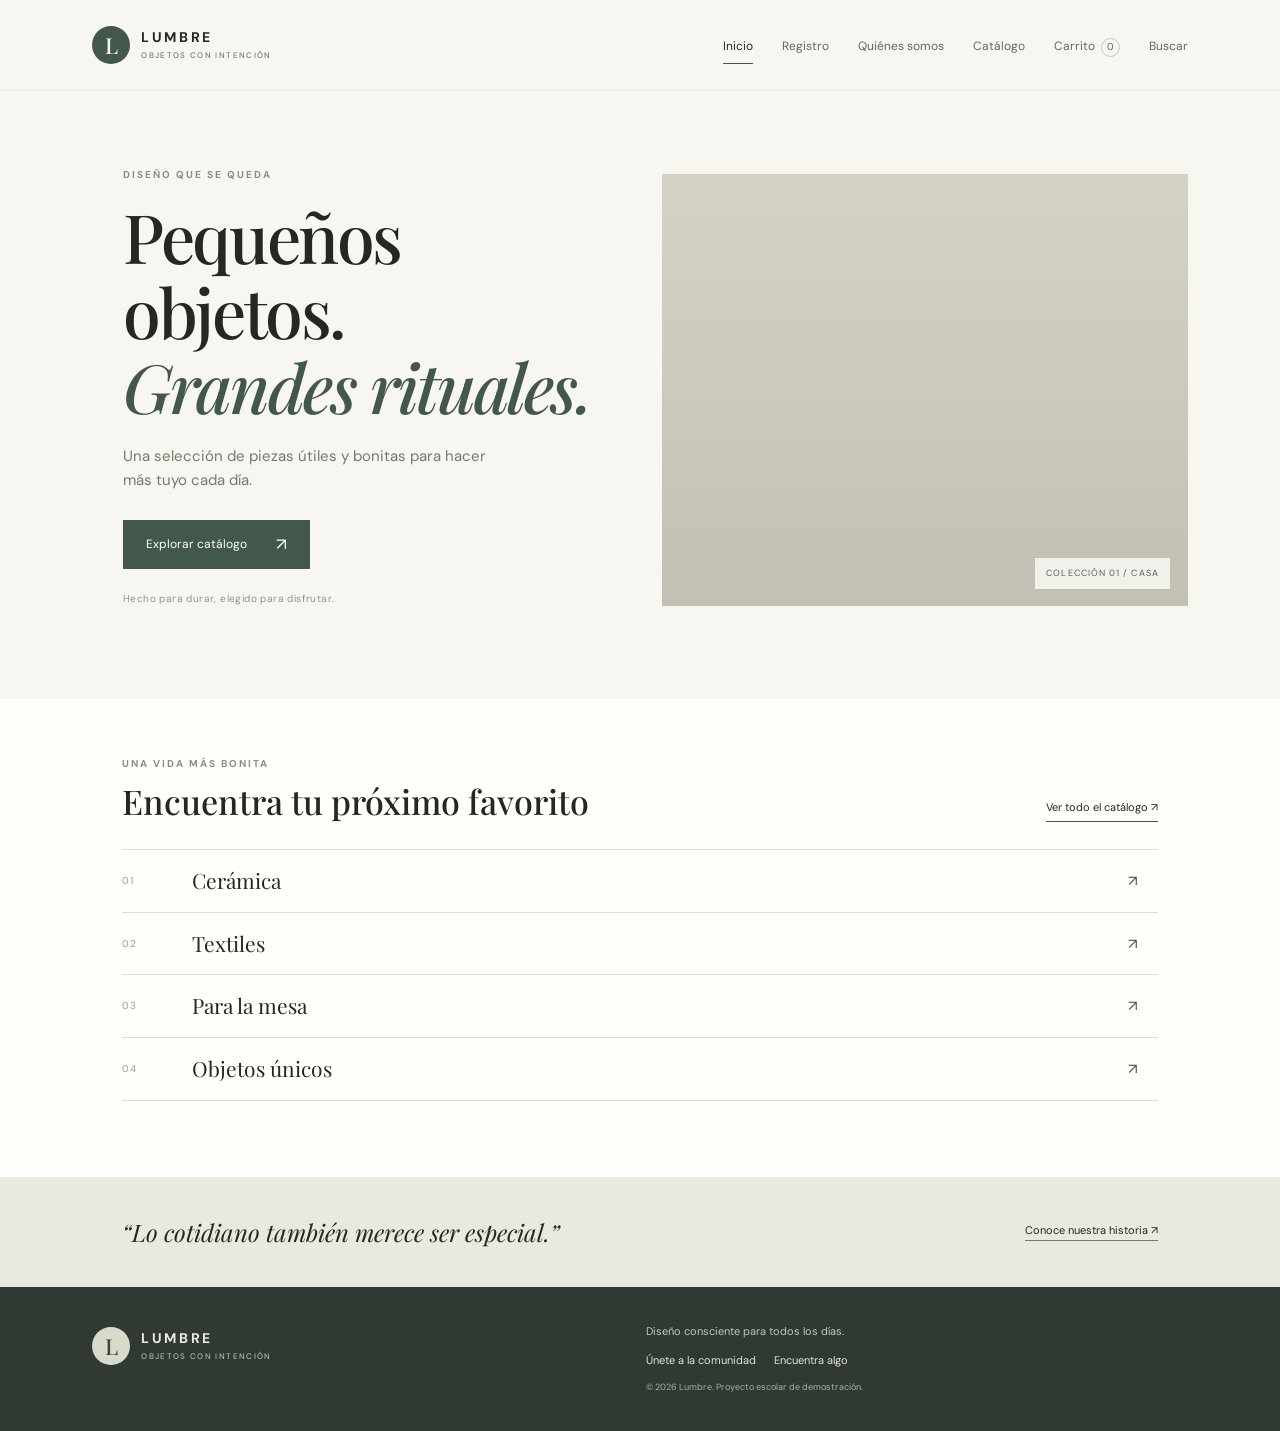
<file: index.html>
<!doctype html>
<html lang="es">
<head>
  <meta charset="utf-8">
  <meta name="viewport" content="width=device-width, initial-scale=1">
  <meta name="description" content="Lumbre: objetos cotidianos con diseño consciente.">
  <title>Lumbre — Inicio</title>
  <link rel="stylesheet" href="styles.css">
  <script src="script.js" defer></script>
</head>
<body>
  <header class="site-header"><a class="brand" href="index.html" aria-label="Lumbre, inicio"><span class="brand-mark">L</span><span>LUMBRE<small>OBJETOS CON INTENCIÓN</small></span></a><nav aria-label="Navegación principal"><ul><li><a class="active" href="index.html">Inicio</a></li><li><a href="registro.html">Registro</a></li><li><a href="nosotros.html">Quiénes somos</a></li><li><a href="catalogo.html">Catálogo</a></li><li><a href="carrito.html">Carrito <span class="cart-count" data-cart-count>0</span></a></li><li><a href="busqueda.html">Buscar</a></li></ul></nav></header>
  <main>
    <section class="hero"><div class="hero-copy"><p class="eyebrow">DISEÑO QUE SE QUEDA</p><h1>Pequeños objetos.<br><em>Grandes rituales.</em></h1><p class="lead">Una selección de piezas útiles y bonitas para hacer más tuyo cada día.</p><a class="button" href="catalogo.html">Explorar catálogo <span>↗</span></a><p class="hero-note">Hecho para durar, elegido para disfrutar.</p></div><div class="hero-image" role="img" aria-label="Interior cálido con objetos artesanales"><span class="image-label">COLECCIÓN 01 / CASA</span></div></section>
    <section class="section-wrap"><div class="section-heading"><div><p class="eyebrow">UNA VIDA MÁS BONITA</p><h2>Encuentra tu próximo favorito</h2></div><a class="text-link" href="catalogo.html">Ver todo el catálogo ↗</a></div><ul class="category-list"><li><a href="catalogo.html"><span class="category-number">01</span><span>Cerámica</span><span>↗</span></a></li><li><a href="catalogo.html"><span class="category-number">02</span><span>Textiles</span><span>↗</span></a></li><li><a href="catalogo.html"><span class="category-number">03</span><span>Para la mesa</span><span>↗</span></a></li><li><a href="catalogo.html"><span class="category-number">04</span><span>Objetos únicos</span><span>↗</span></a></li></ul></section>
    <section class="quote-band"><p>“Lo cotidiano también merece ser especial.”</p><a href="nosotros.html">Conoce nuestra historia ↗</a></section>
  </main><footer><a class="brand footer-brand" href="index.html"><span class="brand-mark">L</span><span>LUMBRE<small>OBJETOS CON INTENCIÓN</small></span></a><p>Diseño consciente para todos los días.</p><p class="footer-links"><a href="registro.html">Únete a la comunidad</a><a href="busqueda.html">Encuentra algo</a></p><small>© 2026 Lumbre. Proyecto escolar de demostración.</small></footer>
</body></html>
</file>
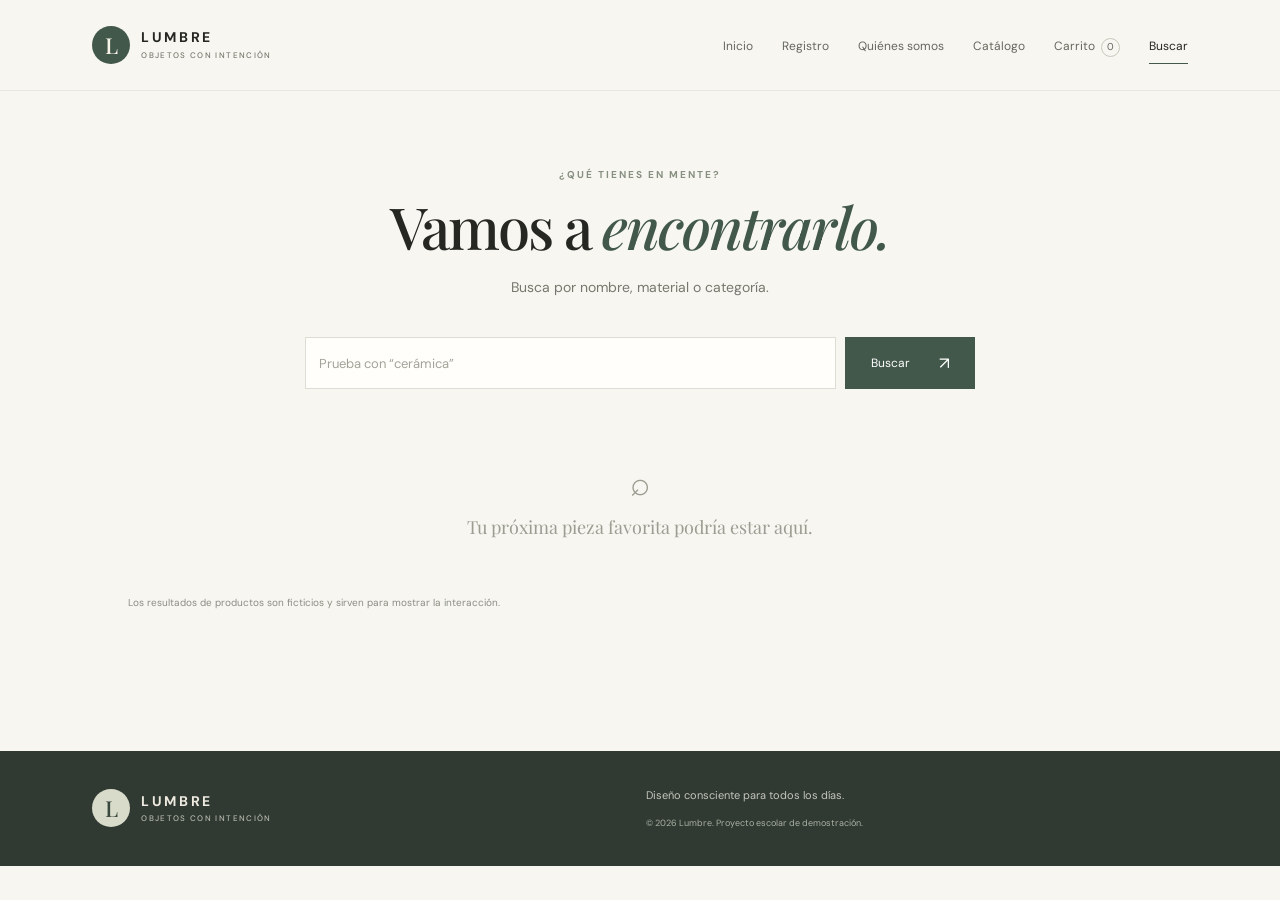
<file: busqueda.html>
<!doctype html>
<html lang="es"><head><meta charset="utf-8"><meta name="viewport" content="width=device-width, initial-scale=1"><title>Búsqueda — Lumbre</title><link rel="stylesheet" href="styles.css"><script src="script.js" defer></script></head><body>
<header class="site-header"><a class="brand" href="index.html"><span class="brand-mark">L</span><span>LUMBRE<small>OBJETOS CON INTENCIÓN</small></span></a><nav aria-label="Navegación principal"><ul><li><a href="index.html">Inicio</a></li><li><a href="registro.html">Registro</a></li><li><a href="nosotros.html">Quiénes somos</a></li><li><a href="catalogo.html">Catálogo</a></li><li><a href="carrito.html">Carrito <span class="cart-count" data-cart-count>0</span></a></li><li><a class="active" href="busqueda.html">Buscar</a></li></ul></nav></header>
<main class="page-main"><div class="page-intro"><p class="eyebrow">¿QUÉ TIENES EN MENTE?</p><h1>Vamos a <em>encontrarlo.</em></h1><p>Busca por nombre, material o categoría.</p></div><form class="search-form" id="search-form"><label class="visually-hidden" for="search-input">Buscar productos</label><input id="search-input" name="q" type="search" placeholder="Prueba con “cerámica”" autocomplete="off"><button class="button" type="submit">Buscar <span>↗</span></button></form><section class="search-results" id="search-results" aria-live="polite"><div class="results-placeholder"><span>⌕</span><p>Tu próxima pieza favorita podría estar aquí.</p></div></section><p class="demo-note">Los resultados de productos son ficticios y sirven para mostrar la interacción.</p></main>
<footer><a class="brand footer-brand" href="index.html"><span class="brand-mark">L</span><span>LUMBRE<small>OBJETOS CON INTENCIÓN</small></span></a><p>Diseño consciente para todos los días.</p><small>© 2026 Lumbre. Proyecto escolar de demostración.</small></footer></body></html>
</file>
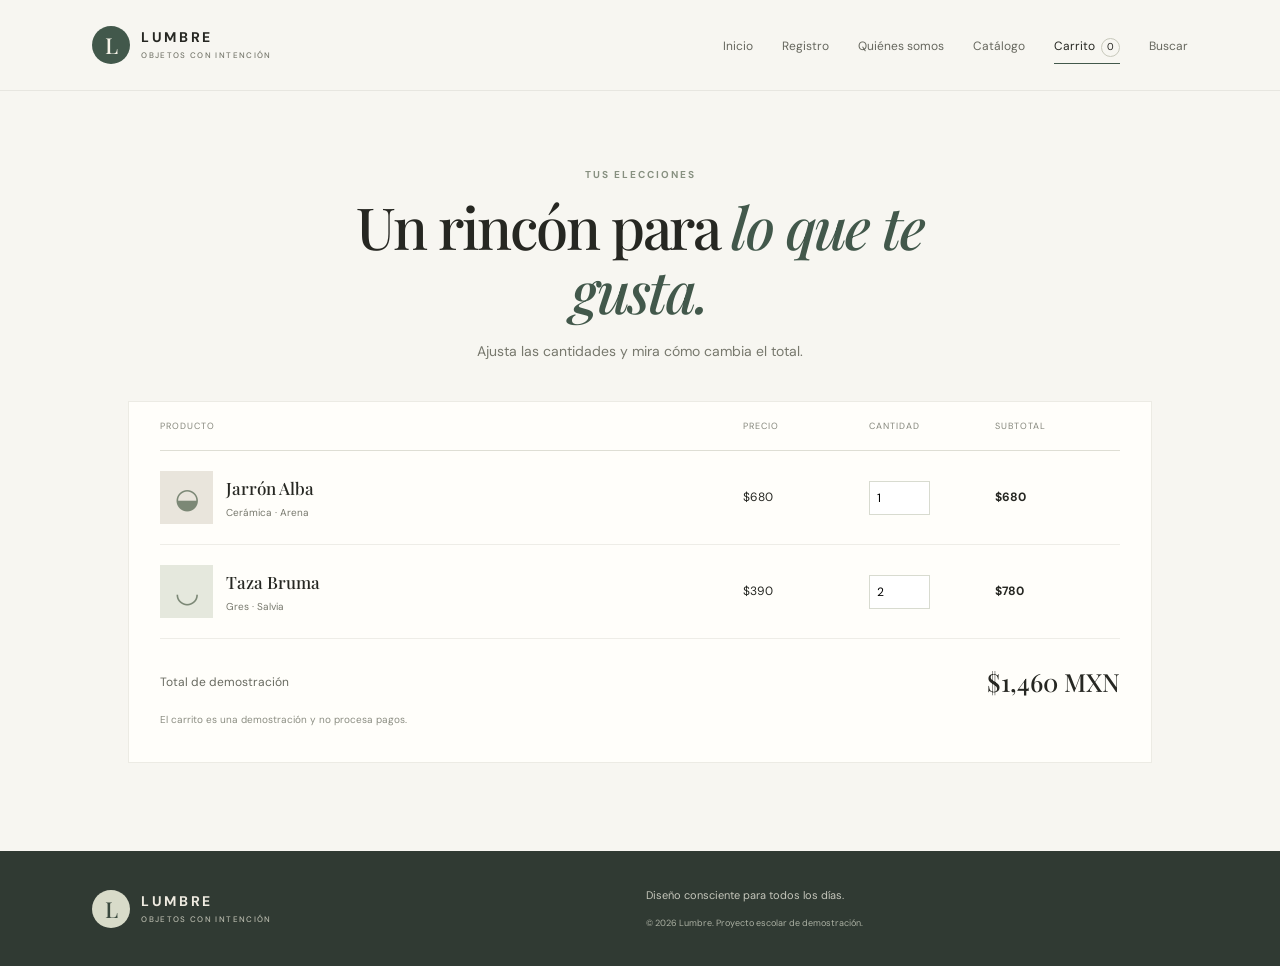
<file: carrito.html>
<!doctype html>
<html lang="es"><head><meta charset="utf-8"><meta name="viewport" content="width=device-width, initial-scale=1"><title>Carrito — Lumbre</title><link rel="stylesheet" href="styles.css"><script src="script.js" defer></script></head><body>
<header class="site-header"><a class="brand" href="index.html"><span class="brand-mark">L</span><span>LUMBRE<small>OBJETOS CON INTENCIÓN</small></span></a><nav aria-label="Navegación principal"><ul><li><a href="index.html">Inicio</a></li><li><a href="registro.html">Registro</a></li><li><a href="nosotros.html">Quiénes somos</a></li><li><a href="catalogo.html">Catálogo</a></li><li><a class="active" href="carrito.html">Carrito <span class="cart-count" data-cart-count>0</span></a></li><li><a href="busqueda.html">Buscar</a></li></ul></nav></header>
<main class="page-main"><div class="page-intro"><p class="eyebrow">TUS ELECCIONES</p><h1>Un rincón para <em>lo que te gusta.</em></h1><p>Ajusta las cantidades y mira cómo cambia el total.</p></div><section class="cart-card"><div class="cart-head"><span>PRODUCTO</span><span>PRECIO</span><span>CANTIDAD</span><span>SUBTOTAL</span></div><div class="cart-row" data-price="680"><div class="cart-product"><div class="mini-art mini-vase">◒</div><div><strong>Jarrón Alba</strong><small>Cerámica · Arena</small></div></div><span class="cart-price">$680</span><label class="visually-hidden" for="qty-vase">Cantidad de Jarrón Alba</label><input id="qty-vase" class="quantity-input" type="number" min="0" step="1" value="1" inputmode="numeric"><strong class="line-total">$680</strong></div><div class="cart-row" data-price="390"><div class="cart-product"><div class="mini-art mini-cup">◡</div><div><strong>Taza Bruma</strong><small>Gres · Salvia</small></div></div><span class="cart-price">$390</span><label class="visually-hidden" for="qty-cup">Cantidad de Taza Bruma</label><input id="qty-cup" class="quantity-input" type="number" min="0" step="1" value="2" inputmode="numeric"><strong class="line-total">$780</strong></div><div class="cart-summary"><span>Total de demostración</span><strong id="cart-total">$1,460 MXN</strong></div><p class="demo-note">El carrito es una demostración y no procesa pagos.</p></section></main>
<footer><a class="brand footer-brand" href="index.html"><span class="brand-mark">L</span><span>LUMBRE<small>OBJETOS CON INTENCIÓN</small></span></a><p>Diseño consciente para todos los días.</p><small>© 2026 Lumbre. Proyecto escolar de demostración.</small></footer></body></html>
</file>
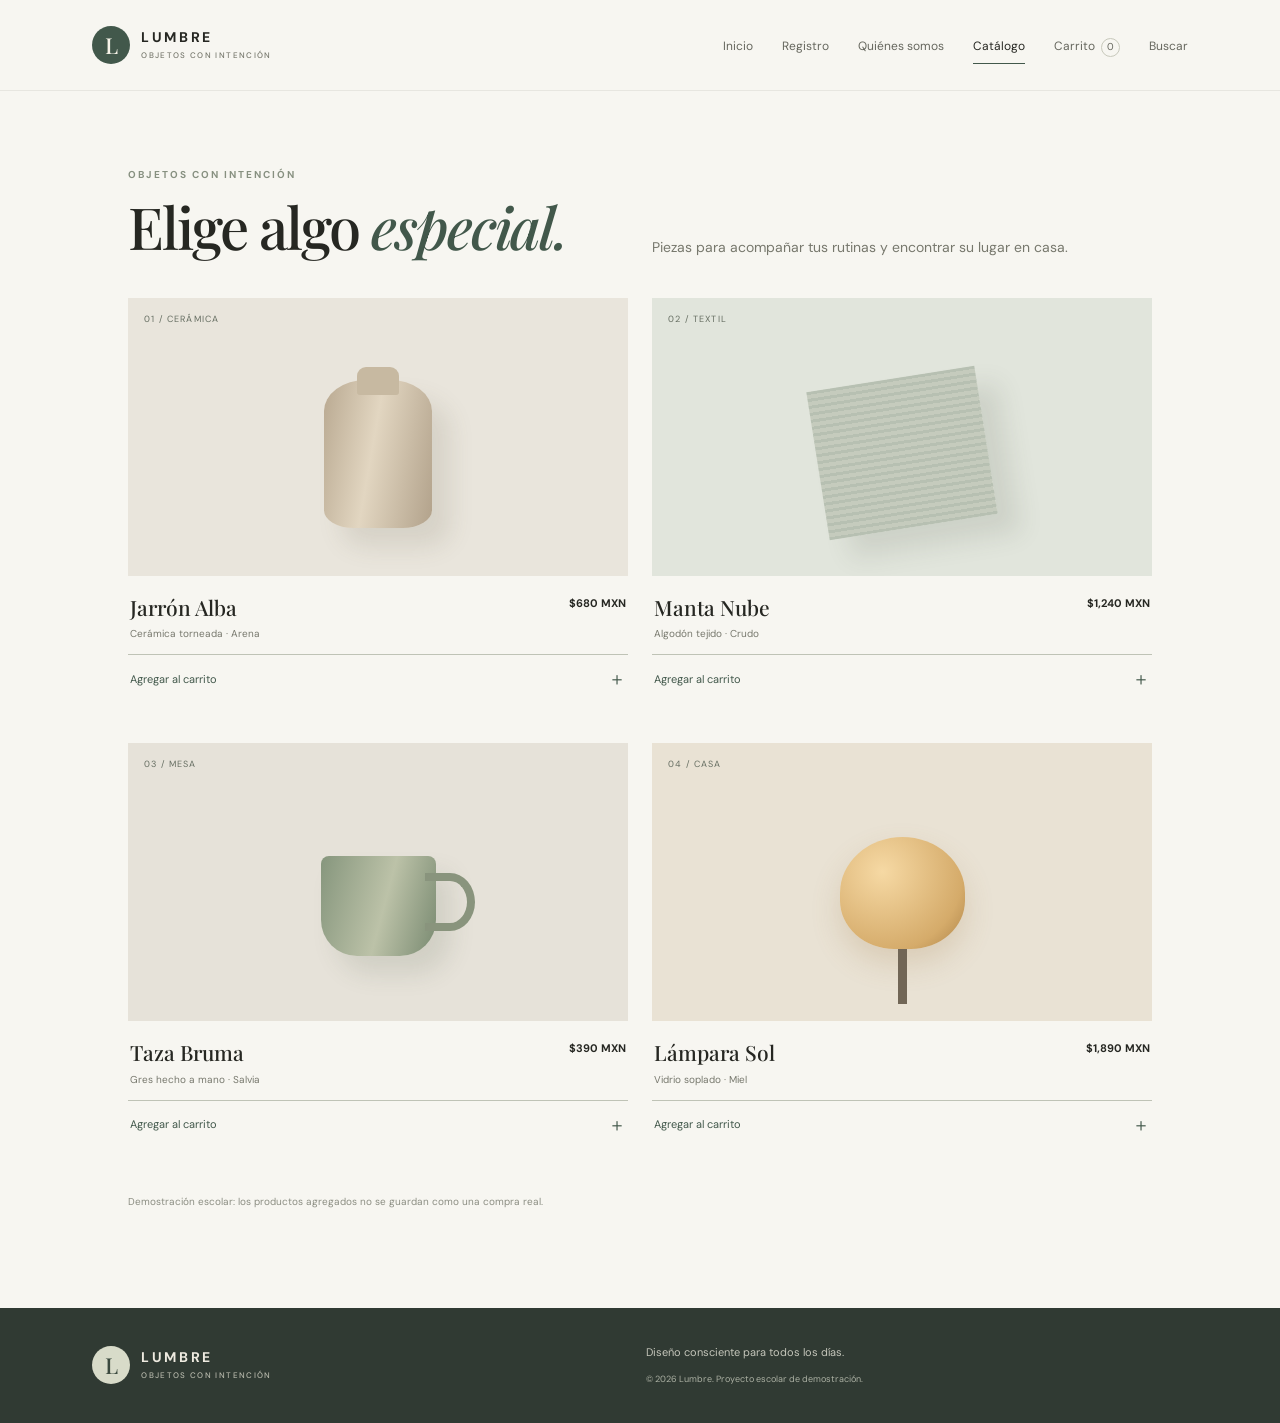
<file: catalogo.html>
<!doctype html>
<html lang="es"><head><meta charset="utf-8"><meta name="viewport" content="width=device-width, initial-scale=1"><title>Catálogo — Lumbre</title><link rel="stylesheet" href="styles.css"><script src="script.js" defer></script></head><body>
<header class="site-header"><a class="brand" href="index.html"><span class="brand-mark">L</span><span>LUMBRE<small>OBJETOS CON INTENCIÓN</small></span></a><nav aria-label="Navegación principal"><ul><li><a href="index.html">Inicio</a></li><li><a href="registro.html">Registro</a></li><li><a href="nosotros.html">Quiénes somos</a></li><li><a class="active" href="catalogo.html">Catálogo</a></li><li><a href="carrito.html">Carrito <span class="cart-count" data-cart-count>0</span></a></li><li><a href="busqueda.html">Buscar</a></li></ul></nav></header>
<main class="page-main"><div class="page-intro intro-row"><div><p class="eyebrow">OBJETOS CON INTENCIÓN</p><h1>Elige algo <em>especial.</em></h1></div><p>Piezas para acompañar tus rutinas y encontrar su lugar en casa.</p></div><section class="product-grid" aria-label="Productos"><article class="product-card"><div class="product-art art-vase"><span>01 / CERÁMICA</span><div class="vase-shape"></div></div><div class="product-info"><div><h2>Jarrón Alba</h2><p>Cerámica torneada · Arena</p></div><strong>$680 MXN</strong></div><button class="add-button" type="button" data-add-product>Agregar al carrito <span>＋</span></button></article><article class="product-card"><div class="product-art art-textile"><span>02 / TEXTIL</span><div class="textile-shape"></div></div><div class="product-info"><div><h2>Manta Nube</h2><p>Algodón tejido · Crudo</p></div><strong>$1,240 MXN</strong></div><button class="add-button" type="button" data-add-product>Agregar al carrito <span>＋</span></button></article><article class="product-card"><div class="product-art art-cup"><span>03 / MESA</span><div class="cup-shape"></div></div><div class="product-info"><div><h2>Taza Bruma</h2><p>Gres hecho a mano · Salvia</p></div><strong>$390 MXN</strong></div><button class="add-button" type="button" data-add-product>Agregar al carrito <span>＋</span></button></article><article class="product-card"><div class="product-art art-lamp"><span>04 / CASA</span><div class="lamp-shape"></div></div><div class="product-info"><div><h2>Lámpara Sol</h2><p>Vidrio soplado · Miel</p></div><strong>$1,890 MXN</strong></div><button class="add-button" type="button" data-add-product>Agregar al carrito <span>＋</span></button></article></section><p class="catalog-feedback" id="catalog-feedback" aria-live="polite"></p><p class="demo-note">Demostración escolar: los productos agregados no se guardan como una compra real.</p></main>
<footer><a class="brand footer-brand" href="index.html"><span class="brand-mark">L</span><span>LUMBRE<small>OBJETOS CON INTENCIÓN</small></span></a><p>Diseño consciente para todos los días.</p><small>© 2026 Lumbre. Proyecto escolar de demostración.</small></footer></body></html>
</file>
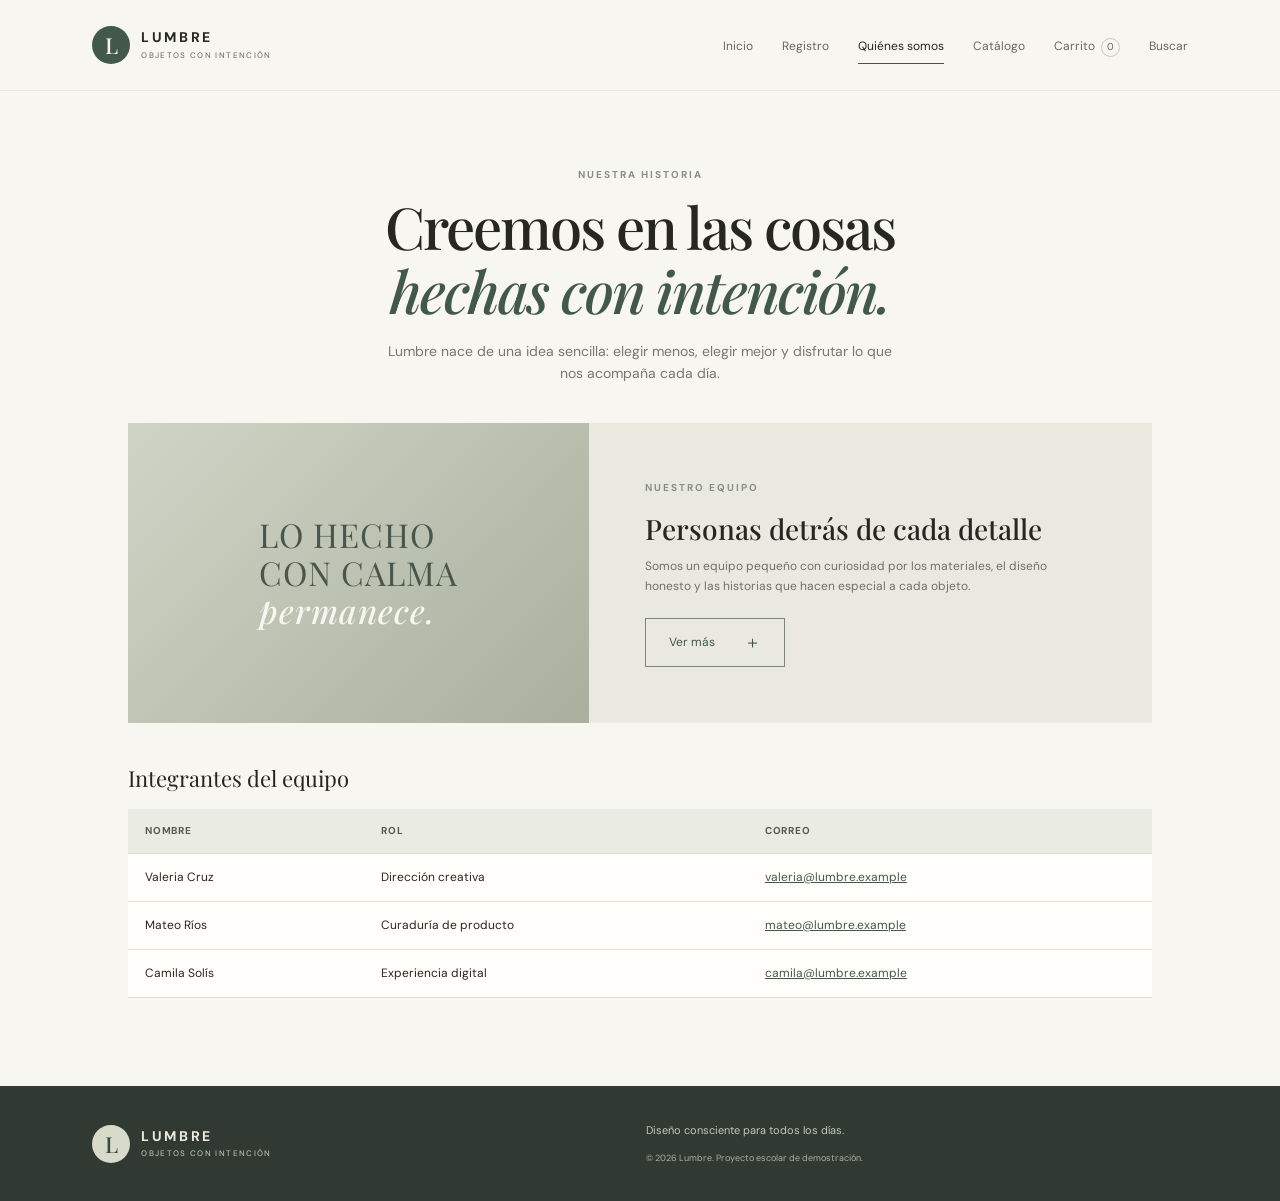
<file: nosotros.html>
<!doctype html>
<html lang="es"><head><meta charset="utf-8"><meta name="viewport" content="width=device-width, initial-scale=1"><title>Quiénes somos — Lumbre</title><link rel="stylesheet" href="styles.css"><script src="script.js" defer></script></head><body>
<header class="site-header"><a class="brand" href="index.html"><span class="brand-mark">L</span><span>LUMBRE<small>OBJETOS CON INTENCIÓN</small></span></a><nav aria-label="Navegación principal"><ul><li><a href="index.html">Inicio</a></li><li><a href="registro.html">Registro</a></li><li><a class="active" href="nosotros.html">Quiénes somos</a></li><li><a href="catalogo.html">Catálogo</a></li><li><a href="carrito.html">Carrito <span class="cart-count" data-cart-count>0</span></a></li><li><a href="busqueda.html">Buscar</a></li></ul></nav></header>
<main class="page-main"><div class="page-intro"><p class="eyebrow">NUESTRA HISTORIA</p><h1>Creemos en las cosas<br><em>hechas con intención.</em></h1><p>Lumbre nace de una idea sencilla: elegir menos, elegir mejor y disfrutar lo que nos acompaña cada día.</p></div><section class="story-panel"><div class="story-art" aria-hidden="true"><span>LO HECHO<br>CON CALMA<br><i>permanece.</i></span></div><div class="story-copy"><p class="eyebrow">NUESTRO EQUIPO</p><h2>Personas detrás de cada detalle</h2><p>Somos un equipo pequeño con curiosidad por los materiales, el diseño honesto y las historias que hacen especial a cada objeto.</p><button class="button button-light" id="more-toggle" type="button" aria-expanded="false" aria-controls="team-extra">Ver más <span>＋</span></button><div id="team-extra" class="extra-info" hidden><p>Trabajamos con talleres y creadores independientes. Cada pieza de nuestra selección se elige por su utilidad, su calidad y el cuidado con el que fue elaborada.</p><p>Este sitio es una demostración académica: los datos del equipo son ficticios.</p></div></div></section><div class="table-wrap"><table><caption>Integrantes del equipo</caption><thead><tr><th scope="col">Nombre</th><th scope="col">Rol</th><th scope="col">Correo</th></tr></thead><tbody><tr><td>Valeria Cruz</td><td>Dirección creativa</td><td><a href="mailto:valeria@lumbre.example">valeria@lumbre.example</a></td></tr><tr><td>Mateo Ríos</td><td>Curaduría de producto</td><td><a href="mailto:mateo@lumbre.example">mateo@lumbre.example</a></td></tr><tr><td>Camila Solís</td><td>Experiencia digital</td><td><a href="mailto:camila@lumbre.example">camila@lumbre.example</a></td></tr></tbody></table></div></main>
<footer><a class="brand footer-brand" href="index.html"><span class="brand-mark">L</span><span>LUMBRE<small>OBJETOS CON INTENCIÓN</small></span></a><p>Diseño consciente para todos los días.</p><small>© 2026 Lumbre. Proyecto escolar de demostración.</small></footer></body></html>
</file>
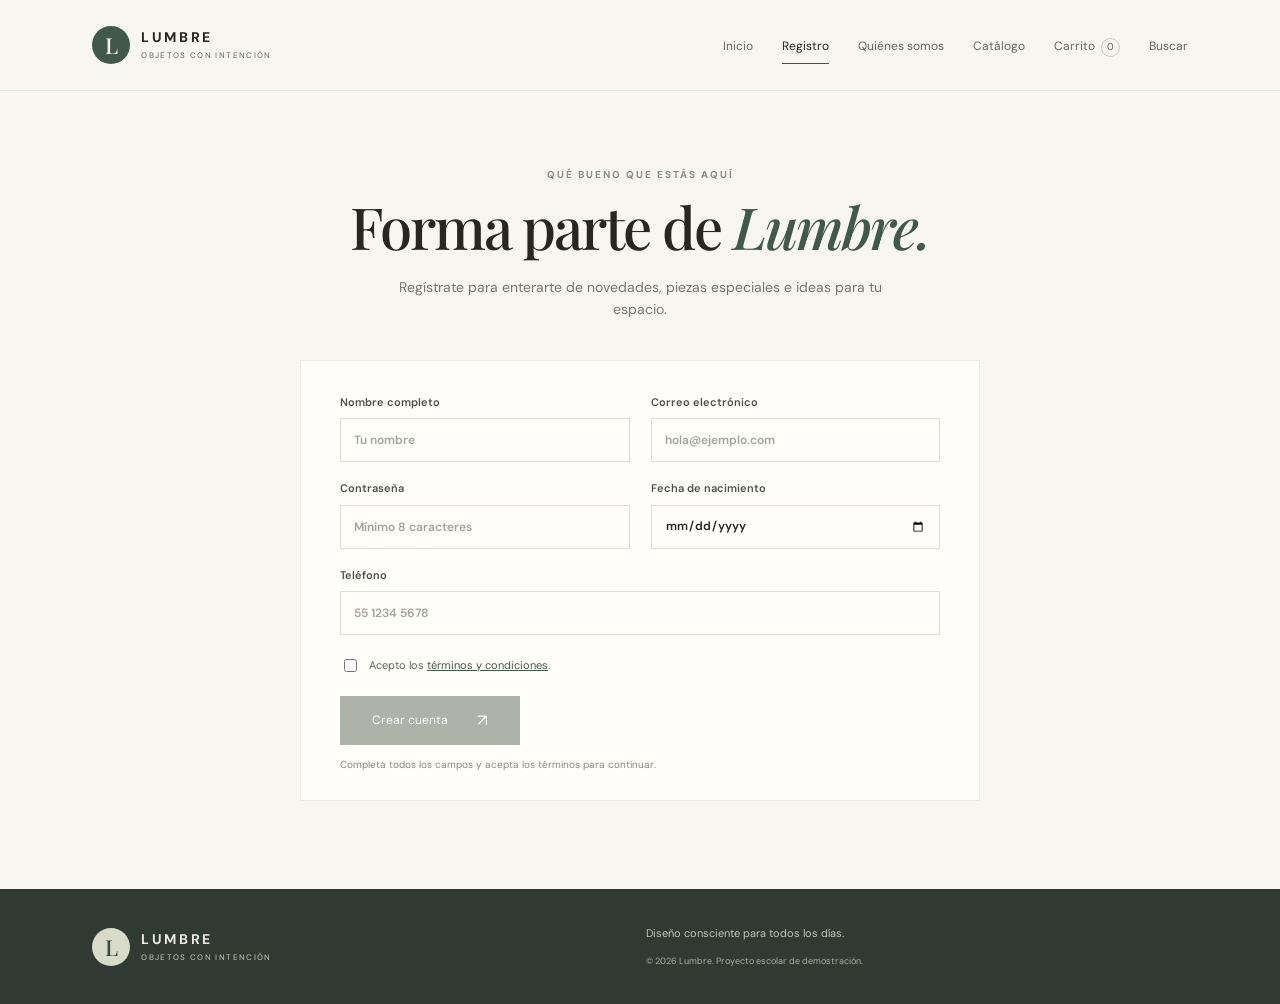
<file: registro.html>
<!doctype html>
<html lang="es"><head><meta charset="utf-8"><meta name="viewport" content="width=device-width, initial-scale=1"><title>Registro — Lumbre</title><link rel="stylesheet" href="styles.css"><script src="script.js" defer></script></head><body>
<header class="site-header"><a class="brand" href="index.html"><span class="brand-mark">L</span><span>LUMBRE<small>OBJETOS CON INTENCIÓN</small></span></a><nav aria-label="Navegación principal"><ul><li><a href="index.html">Inicio</a></li><li><a class="active" href="registro.html">Registro</a></li><li><a href="nosotros.html">Quiénes somos</a></li><li><a href="catalogo.html">Catálogo</a></li><li><a href="carrito.html">Carrito <span class="cart-count" data-cart-count>0</span></a></li><li><a href="busqueda.html">Buscar</a></li></ul></nav></header>
<main class="page-main"><div class="page-intro"><p class="eyebrow">QUÉ BUENO QUE ESTÁS AQUÍ</p><h1>Forma parte de <em>Lumbre.</em></h1><p>Regístrate para enterarte de novedades, piezas especiales e ideas para tu espacio.</p></div><form class="form-card" id="register-form" novalidate><div class="form-grid"><label>Nombre completo<input name="nombre" type="text" autocomplete="name" placeholder="Tu nombre"></label><label>Correo electrónico<input name="email" type="email" autocomplete="email" placeholder="hola@ejemplo.com" pattern="[a-zA-Z0-9._%+-]+@[a-zA-Z0-9.-]+\.[a-zA-Z]{2,}" title="Ingresa un correo válido, por ejemplo hola@ejemplo.com"></label><label>Contraseña<input name="password" type="password" autocomplete="new-password" placeholder="Mínimo 8 caracteres" minlength="8"></label><label>Fecha de nacimiento<input name="fecha" type="date" autocomplete="bday"></label><label class="full-field">Teléfono<input name="telefono" type="tel" autocomplete="tel" placeholder="55 1234 5678" pattern="[0-9+() -]{7,}" title="Ingresa un teléfono válido"></label></div><label class="check-row"><input name="terminos" type="checkbox" id="terms-check"><span>Acepto los <a href="https://example.com/terminos" target="_blank" rel="noopener">términos y condiciones</a>.</span></label><button class="button" id="register-submit" type="submit" disabled>Crear cuenta <span>↗</span></button><p class="form-feedback" id="register-feedback" aria-live="polite"></p><p class="form-hint">Completa todos los campos y acepta los términos para continuar.</p></form></main>
<footer><a class="brand footer-brand" href="index.html"><span class="brand-mark">L</span><span>LUMBRE<small>OBJETOS CON INTENCIÓN</small></span></a><p>Diseño consciente para todos los días.</p><small>© 2026 Lumbre. Proyecto escolar de demostración.</small></footer></body></html>
</file>
<file: styles.css>
@import url('https://fonts.googleapis.com/css2?family=DM+Sans:wght@400;500;600;700&family=Playfair+Display:ital,wght@0,500;0,600;1,500;1,600&display=swap');
:root{--ink:#262722;--muted:#77786d;--paper:#f7f6f1;--white:#fffefa;--green:#42584b;--line:#deded4;--gold:#d7a663;--serif:'Playfair Display',Georgia,serif;--sans:'DM Sans',Arial,sans-serif}*{box-sizing:border-box}body{margin:0;background:var(--paper);color:var(--ink);font-family:var(--sans);font-size:15px;line-height:1.6}a{color:inherit;text-decoration:none}button,input{font:inherit}.site-header{height:91px;padding:0 7.2%;display:flex;align-items:center;justify-content:space-between;border-bottom:1px solid rgba(38,39,34,.08);background:var(--paper)}.brand{display:flex;align-items:center;gap:11px;font-size:14px;font-weight:700;letter-spacing:.19em;line-height:1.1}.brand small{display:block;margin-top:5px;font-size:8px;font-weight:500;letter-spacing:.17em;color:var(--muted)}.brand-mark{display:grid;place-items:center;width:38px;height:38px;border-radius:50%;background:var(--green);color:#f8f4e9;font-family:var(--serif);font-size:22px;font-weight:500;letter-spacing:0}.site-header nav ul{display:flex;align-items:center;gap:29px;padding:0;margin:0;list-style:none}.site-header nav a{position:relative;color:#66675e;font-size:12px;transition:color .2s}.site-header nav a:hover,.site-header nav a.active{color:var(--ink)}.site-header nav a.active:after{position:absolute;right:0;bottom:-10px;left:0;height:1px;background:var(--green);content:''}.cart-count{display:inline-grid;place-items:center;width:19px;height:19px;margin-left:3px;border:1px solid #c8c9bc;border-radius:50%;font-size:10px}.hero{min-height:565px;display:grid;grid-template-columns:1fr 1.02fr;gap:5%;align-items:center;padding:56px 7.2% 67px}.hero-copy{padding:20px 0 25px 6%}.eyebrow{margin:0 0 16px;color:#879080;font-size:10px;font-weight:700;letter-spacing:.2em}.hero h1,.page-intro h1{margin:0;font-family:var(--serif);font-size:clamp(42px,5.4vw,68px);font-weight:500;line-height:1.1;letter-spacing:-.035em}.hero h1 em,.page-intro h1 em{color:var(--green);font-weight:500}.lead{max-width:390px;margin:21px 0 28px;color:var(--muted);font-size:15px}.button{min-height:49px;display:inline-flex;align-items:center;justify-content:center;gap:29px;padding:0 23px;border:0;background:var(--green);color:white;font-size:12px;cursor:pointer;transition:background .2s,transform .2s}.button:hover{background:#304538;transform:translateY(-1px)}.button:disabled{background:#aeb3aa;cursor:not-allowed;transform:none}.button span{font-size:17px}.hero-note{margin:22px 0 0;color:#929287;font-size:10px;letter-spacing:.04em}.hero-image{position:relative;min-height:432px;overflow:hidden;background:linear-gradient(180deg,rgba(32,35,27,.02),rgba(32,35,27,.12)),url('https://images.unsplash.com/photo-1600210492486-724fe5c67fb0?auto=format&fit=crop&w=1400&q=85') center 52%/cover,#d9d5c9}.image-label{position:absolute;right:18px;bottom:17px;padding:8px 11px;background:#f7f6f1e8;color:#596153;font-size:9px;letter-spacing:.12em}.section-wrap{padding:57px 9.5% 76px;background:var(--white)}.section-heading{display:flex;align-items:end;justify-content:space-between;margin-bottom:27px}.section-heading h2,.story-copy h2{margin:0;font-family:var(--serif);font-size:34px;font-weight:500;line-height:1.2}.section-heading .eyebrow{margin-bottom:9px}.text-link{padding-bottom:5px;border-bottom:1px solid var(--green);font-size:11px}.category-list{margin:0;padding:0;border-top:1px solid var(--line);list-style:none}.category-list li{border-bottom:1px solid var(--line)}.category-list a{display:grid;grid-template-columns:70px 1fr 30px;align-items:center;padding:14px 0;font-family:var(--serif);font-size:21px;transition:padding .2s}.category-list a:hover{padding-right:8px;padding-left:8px}.category-number{color:#9b9d90;font-family:var(--sans);font-size:10px;letter-spacing:.1em}.category-list a>span:last-child{color:var(--green);font-family:var(--sans);font-size:15px}.quote-band{display:flex;align-items:center;justify-content:space-between;padding:36px 9.5%;background:#e8e9df}.quote-band p{margin:0;font-family:var(--serif);font-size:24px;font-style:italic}.quote-band a{font-size:11px;border-bottom:1px solid #727a6e}footer{display:grid;grid-template-columns:1fr 1fr;gap:11px;padding:36px 7.2%;background:#303a33;color:#eeeae0}footer .brand{grid-row:span 2;width:max-content}footer .brand small{color:#b7b9ac}footer .brand-mark{background:#d8dbc9;color:#3a493e}footer p{margin:0;color:#c5c6bb;font-size:11px}footer>small{grid-column:2;color:#abb0a3;font-size:9px}.footer-links{display:flex;gap:18px}.footer-links a{color:#e5e3d8}.page-main{max-width:1120px;min-height:calc(100vh - 240px);margin:0 auto;padding:76px 48px 88px}.page-intro{max-width:690px;margin:0 auto 39px;text-align:center}.page-intro .eyebrow{margin-bottom:12px}.page-intro h1{font-size:clamp(40px,5vw,58px)}.page-intro>p:last-child{max-width:530px;margin:17px auto 0;color:var(--muted);font-size:14px}.intro-row{display:flex;max-width:none;align-items:end;justify-content:space-between;text-align:left}.intro-row>p{max-width:315px;margin:0 0 8px;color:var(--muted)}.form-card{max-width:680px;margin:0 auto;padding:33px 39px 27px;background:var(--white);border:1px solid #ecebe4}.form-grid{display:grid;grid-template-columns:1fr 1fr;gap:18px 21px}.form-grid label{display:flex;flex-direction:column;gap:7px;color:#4f5049;font-size:11px;font-weight:600}.form-grid input,.search-form input{width:100%;height:44px;padding:0 13px;border:1px solid #dcded4;border-radius:0;outline:0;background:#fffefa;color:var(--ink);font-size:12px}.form-grid input:focus,.search-form input:focus,.quantity-input:focus{border-color:var(--green);box-shadow:0 0 0 2px #42584b1c}.form-grid input::placeholder,.search-form input::placeholder{color:#a3a399}.full-field{grid-column:1/-1}.check-row{display:flex;gap:9px;align-items:center;margin:21px 0;color:#64655c;font-size:11px}.check-row input{accent-color:var(--green)}.check-row a{color:var(--green);text-decoration:underline}.form-card .button{min-width:180px}.form-hint,.form-feedback{margin:12px 0 0;color:#88897e;font-size:10px}.form-feedback:not(:empty){color:var(--green);font-size:12px}.story-panel{display:grid;grid-template-columns:.9fr 1.1fr;min-height:300px;margin:0 0 38px;background:#e9e9df}.story-art{display:grid;place-items:center;min-height:280px;background:linear-gradient(135deg,#d0d4c6,#a9b09f)}.story-art span{color:#48564b;font-family:var(--serif);font-size:33px;line-height:1.15;letter-spacing:.03em}.story-art i{color:#f7f6f1;font-weight:500}.story-copy{align-self:center;padding:38px 10%}.story-copy h2{font-size:28px}.story-copy>p:not(.eyebrow),.extra-info{color:#6f7166;font-size:12px}.button-light{margin-top:10px;background:transparent;color:var(--green);border:1px solid #7b8678}.button-light:hover{background:#42584b;color:#fff}.extra-info{padding-top:7px}.table-wrap{overflow-x:auto}table{width:100%;border-collapse:collapse;background:var(--white);font-size:12px}caption{padding:0 0 12px;text-align:left;font-family:var(--serif);font-size:22px}th,td{padding:14px 17px;border-bottom:1px solid var(--line);text-align:left}th{background:#eaebe3;color:#55594f;font-size:10px;letter-spacing:.08em;text-transform:uppercase}td a{color:var(--green);text-decoration:underline}.product-grid{display:grid;grid-template-columns:repeat(2,minmax(0,1fr));gap:39px 24px}.product-card{min-width:0}.product-art{position:relative;display:grid;min-height:278px;place-items:center;overflow:hidden}.product-art>span{position:absolute;top:14px;left:16px;color:#666e62;font-size:9px;letter-spacing:.13em}.art-vase{background:#e9e5dc}.art-textile{background:#e1e5dc}.art-cup{background:#e6e2d9}.art-lamp{background:#e9e2d4}.vase-shape{position:relative;width:108px;height:148px;margin-top:35px;border-radius:39% 39% 27% 27%/21% 21% 12% 12%;background:linear-gradient(100deg,#b9a991,#e2d6c1 45%,#b2a28b);box-shadow:18px 19px 25px #645a4222}.vase-shape:before{position:absolute;top:-13px;left:33px;width:42px;height:28px;border-radius:9px 9px 3px 3px;background:#c7b9a1;content:''}.textile-shape{width:170px;height:150px;margin-top:32px;background:repeating-linear-gradient(0deg,#b7c0b2 0 3px,#c5cbbd 3px 7px);transform:rotate(-9deg);box-shadow:20px 21px 25px #48534320}.cup-shape{position:relative;width:115px;height:100px;margin-top:48px;border-radius:8px 8px 36px 36px;background:linear-gradient(105deg,#86967d,#bcc2a8 54%,#798a71);box-shadow:15px 18px 24px #4b574222}.cup-shape:after{position:absolute;top:17px;right:-39px;width:42px;height:42px;border:8px solid #89947d;border-left:0;border-radius:0 50% 50% 0;content:''}.lamp-shape{position:relative;width:125px;height:112px;margin-top:22px;border-radius:52% 52% 45% 45%;background:radial-gradient(circle at 34% 31%,#f6d9a4,#d5ab6a 71%,#ab8146);box-shadow:0 14px 30px #9a713c33}.lamp-shape:after{position:absolute;bottom:-55px;left:58px;width:9px;height:55px;background:#716656;content:''}.product-info{display:flex;justify-content:space-between;gap:12px;padding:15px 2px 12px}.product-info h2{margin:0;font-family:var(--serif);font-size:21px;font-weight:500}.product-info p{margin:2px 0 0;color:var(--muted);font-size:10px}.product-info strong{padding-top:4px;white-space:nowrap;font-size:11px}.add-button{width:100%;display:flex;align-items:center;justify-content:space-between;padding:10px 2px;border:0;border-top:1px solid #bfc3b6;background:transparent;color:var(--green);font-size:11px;text-align:left;cursor:pointer}.add-button:hover{border-color:var(--green)}.add-button span{font-size:18px}.catalog-feedback{min-height:20px;color:var(--green);font-size:12px}.demo-note{color:#8b8d82;font-size:10px}.cart-card{padding:0 31px 24px;background:var(--white);border:1px solid #ecebe4}.cart-head,.cart-row{display:grid;grid-template-columns:minmax(200px,1fr) 110px 110px 125px;gap:16px;align-items:center}.cart-head{padding:17px 0;border-bottom:1px solid var(--line);color:#85877c;font-size:9px;letter-spacing:.11em}.cart-row{min-height:94px;border-bottom:1px solid #eeede7;font-size:12px}.cart-product{display:flex;align-items:center;gap:13px}.cart-product strong,.cart-product small{display:block}.cart-product strong{font-family:var(--serif);font-size:17px;font-weight:500}.cart-product small{margin-top:3px;color:var(--muted);font-size:10px}.mini-art{display:grid;place-items:center;width:53px;height:53px;background:#e9e5dc;color:#7c8876;font-family:var(--serif);font-size:28px}.mini-cup{background:#e5e8dd}.quantity-input{width:61px;height:34px;padding:0 7px;border:1px solid #d8dbd0;background:white;outline:0}.line-total{font-size:12px}.cart-summary{display:flex;align-items:center;justify-content:space-between;padding:23px 0 0}.cart-summary span{color:#686a60;font-size:12px}.cart-summary strong{font-family:var(--serif);font-size:25px;font-weight:500}.search-form{display:flex;max-width:670px;margin:0 auto;gap:9px}.search-form input{height:52px;flex:1;font-size:13px}.search-form .button{height:52px;min-width:130px}.search-results{max-width:900px;min-height:160px;margin:36px auto 0}.results-placeholder{display:grid;min-height:150px;place-content:center;text-align:center;color:#9b9d91}.results-placeholder span{font-size:34px}.results-placeholder p{margin:2px 0;font-family:var(--serif);font-size:18px}.result-heading{margin:0 0 18px;font-family:var(--serif);font-size:25px;font-weight:500}.result-items{display:grid;grid-template-columns:repeat(3,1fr);gap:13px}.result-item{padding:17px;background:var(--white);border:1px solid #ecebe4}.result-item span{display:block;margin-bottom:8px;color:#8a9184;font-size:9px;letter-spacing:.11em}.result-item strong{font-family:var(--serif);font-size:16px;font-weight:500}.result-item p{margin:3px 0 0;color:var(--muted);font-size:10px}.visually-hidden{position:absolute;width:1px;height:1px;padding:0;margin:-1px;overflow:hidden;clip:rect(0,0,0,0);white-space:nowrap;border:0}
@media(max-width:850px){.site-header{height:auto;min-height:82px;flex-wrap:wrap;gap:12px;padding:17px 5%}.site-header nav{width:100%;overflow:auto}.site-header nav ul{width:max-content;gap:22px}.site-header nav a.active:after{bottom:-7px}.hero{grid-template-columns:1fr 1fr;gap:3%;padding:45px 5%}.hero-copy{padding-left:0}.hero-image{min-height:350px}.page-main{padding:58px 5% 70px}.section-wrap{padding-right:6%;padding-left:6%}.cart-head,.cart-row{grid-template-columns:minmax(150px,1fr) 75px 75px 90px;gap:10px}.cart-card{padding-right:20px;padding-left:20px}}@media(max-width:600px){.site-header{padding:15px 5%}.brand{font-size:12px}.hero{grid-template-columns:1fr;padding:34px 6% 43px}.hero-copy{padding:0 1%}.hero h1{font-size:49px}.hero-image{min-height:300px}.section-heading{align-items:start;gap:18px;flex-direction:column}.section-heading h2{font-size:29px}.category-list a{grid-template-columns:45px 1fr 25px;font-size:19px}.quote-band{align-items:start;gap:14px;flex-direction:column;padding:29px 7%}.quote-band p{font-size:21px}.page-main{padding:48px 5% 58px}.page-intro{margin-bottom:29px}.page-intro h1{font-size:42px}.intro-row{align-items:start;gap:14px;flex-direction:column}.form-card{padding:25px 20px}.form-grid{grid-template-columns:1fr}.full-field{grid-column:auto}.story-panel{grid-template-columns:1fr}.story-art{min-height:200px}.story-art span{font-size:27px}.story-copy{padding:30px 8%}.table-wrap{margin:0 -2%;}th,td{padding:12px 10px;font-size:10px}.product-grid{grid-template-columns:1fr;gap:29px}.product-art{min-height:260px}.cart-card{padding:0 13px 18px;overflow-x:auto}.cart-head,.cart-row{min-width:540px;grid-template-columns:1fr 75px 75px 90px}.cart-summary{min-width:280px}.search-form{align-items:stretch;flex-direction:column}.search-form .button{width:100%}.result-items{grid-template-columns:1fr}.footer-brand{grid-row:auto}footer{grid-template-columns:1fr;padding:30px 7%}footer>small{grid-column:1}.footer-links{flex-wrap:wrap}.hero-note{font-size:9px}}
</file>
